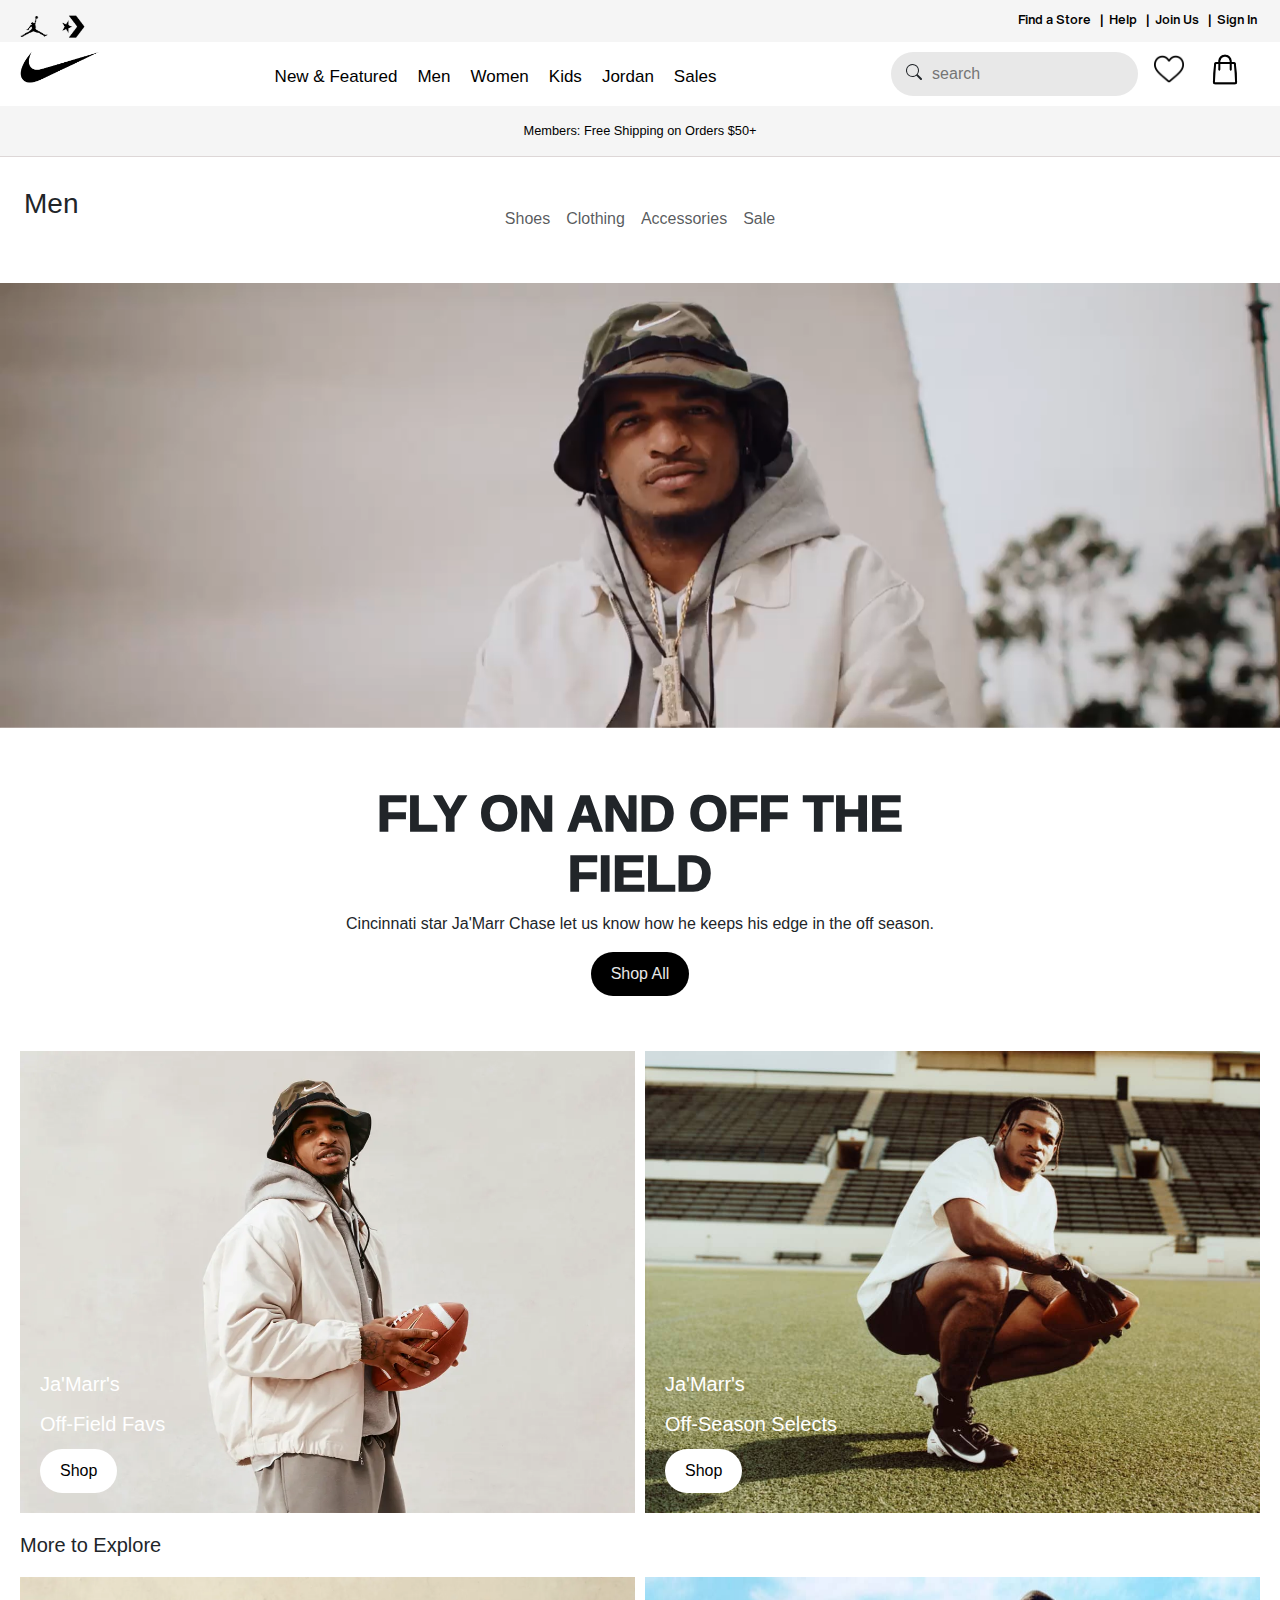
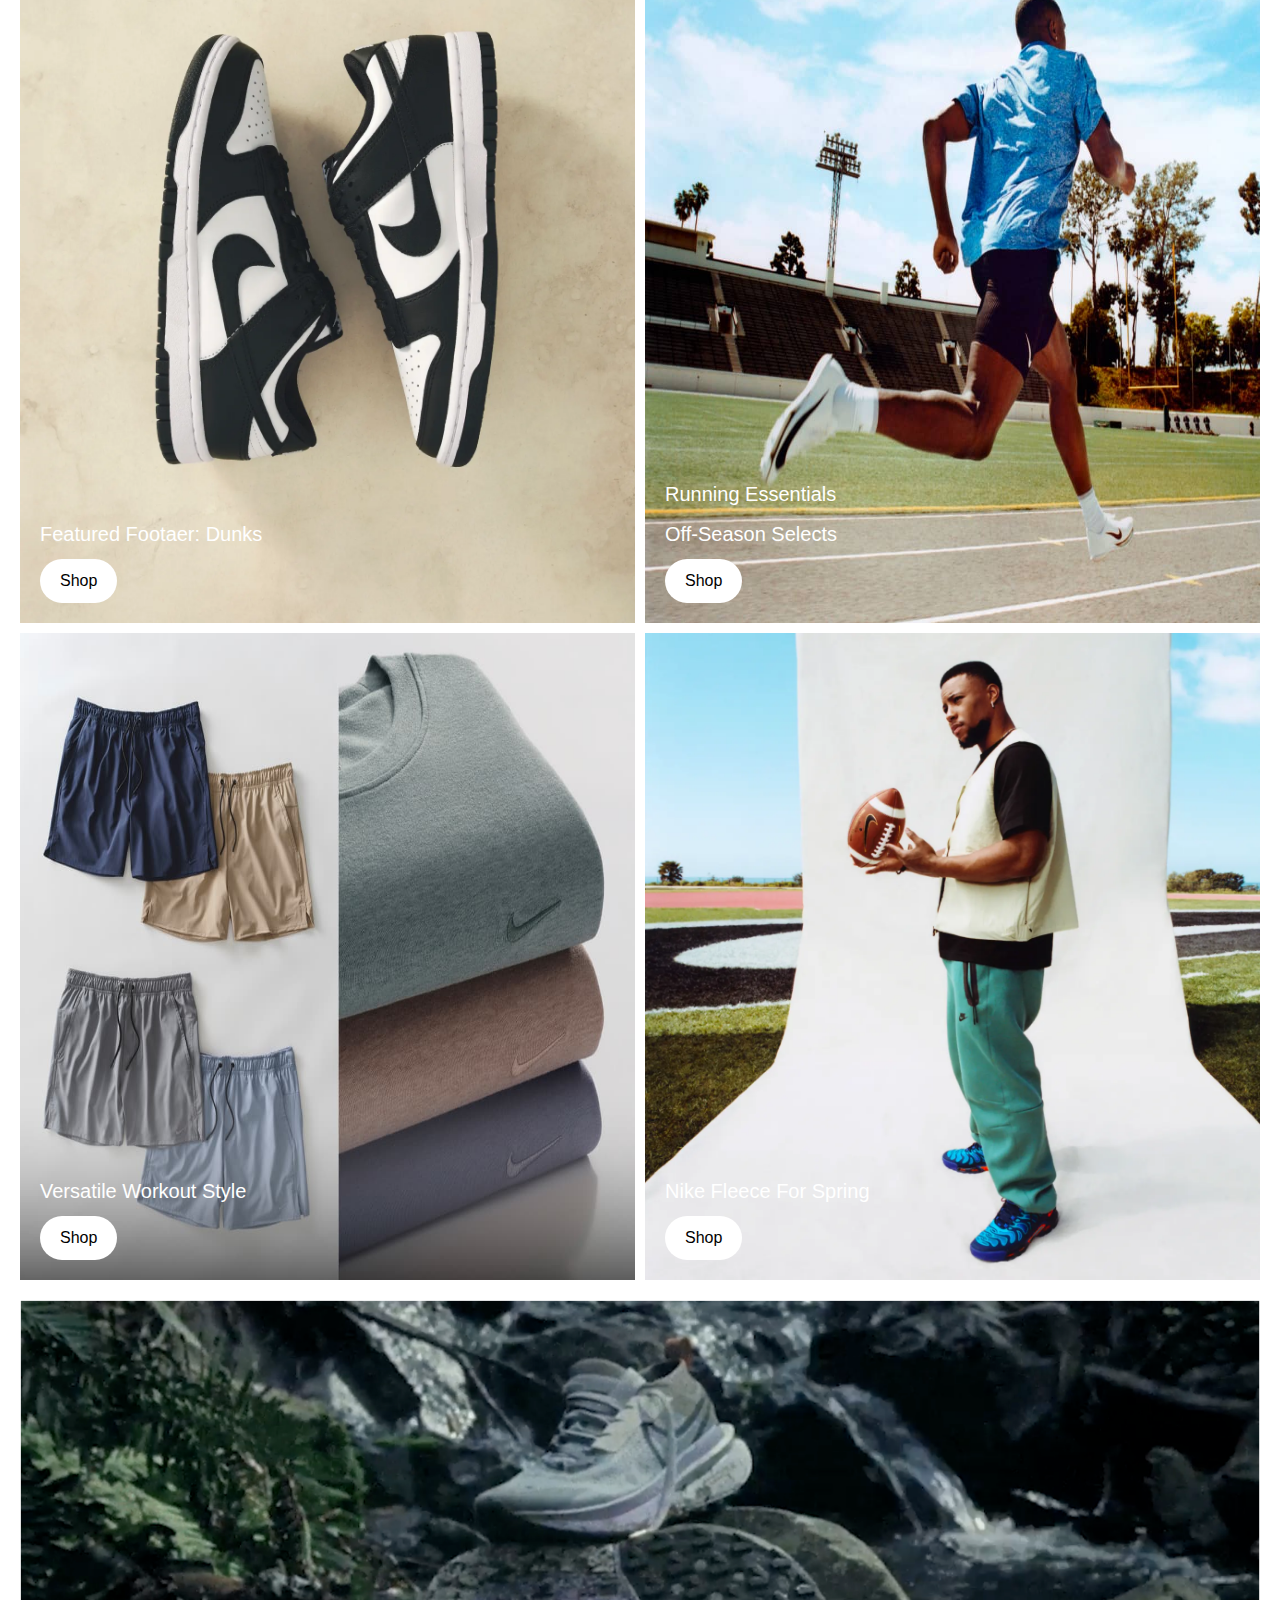
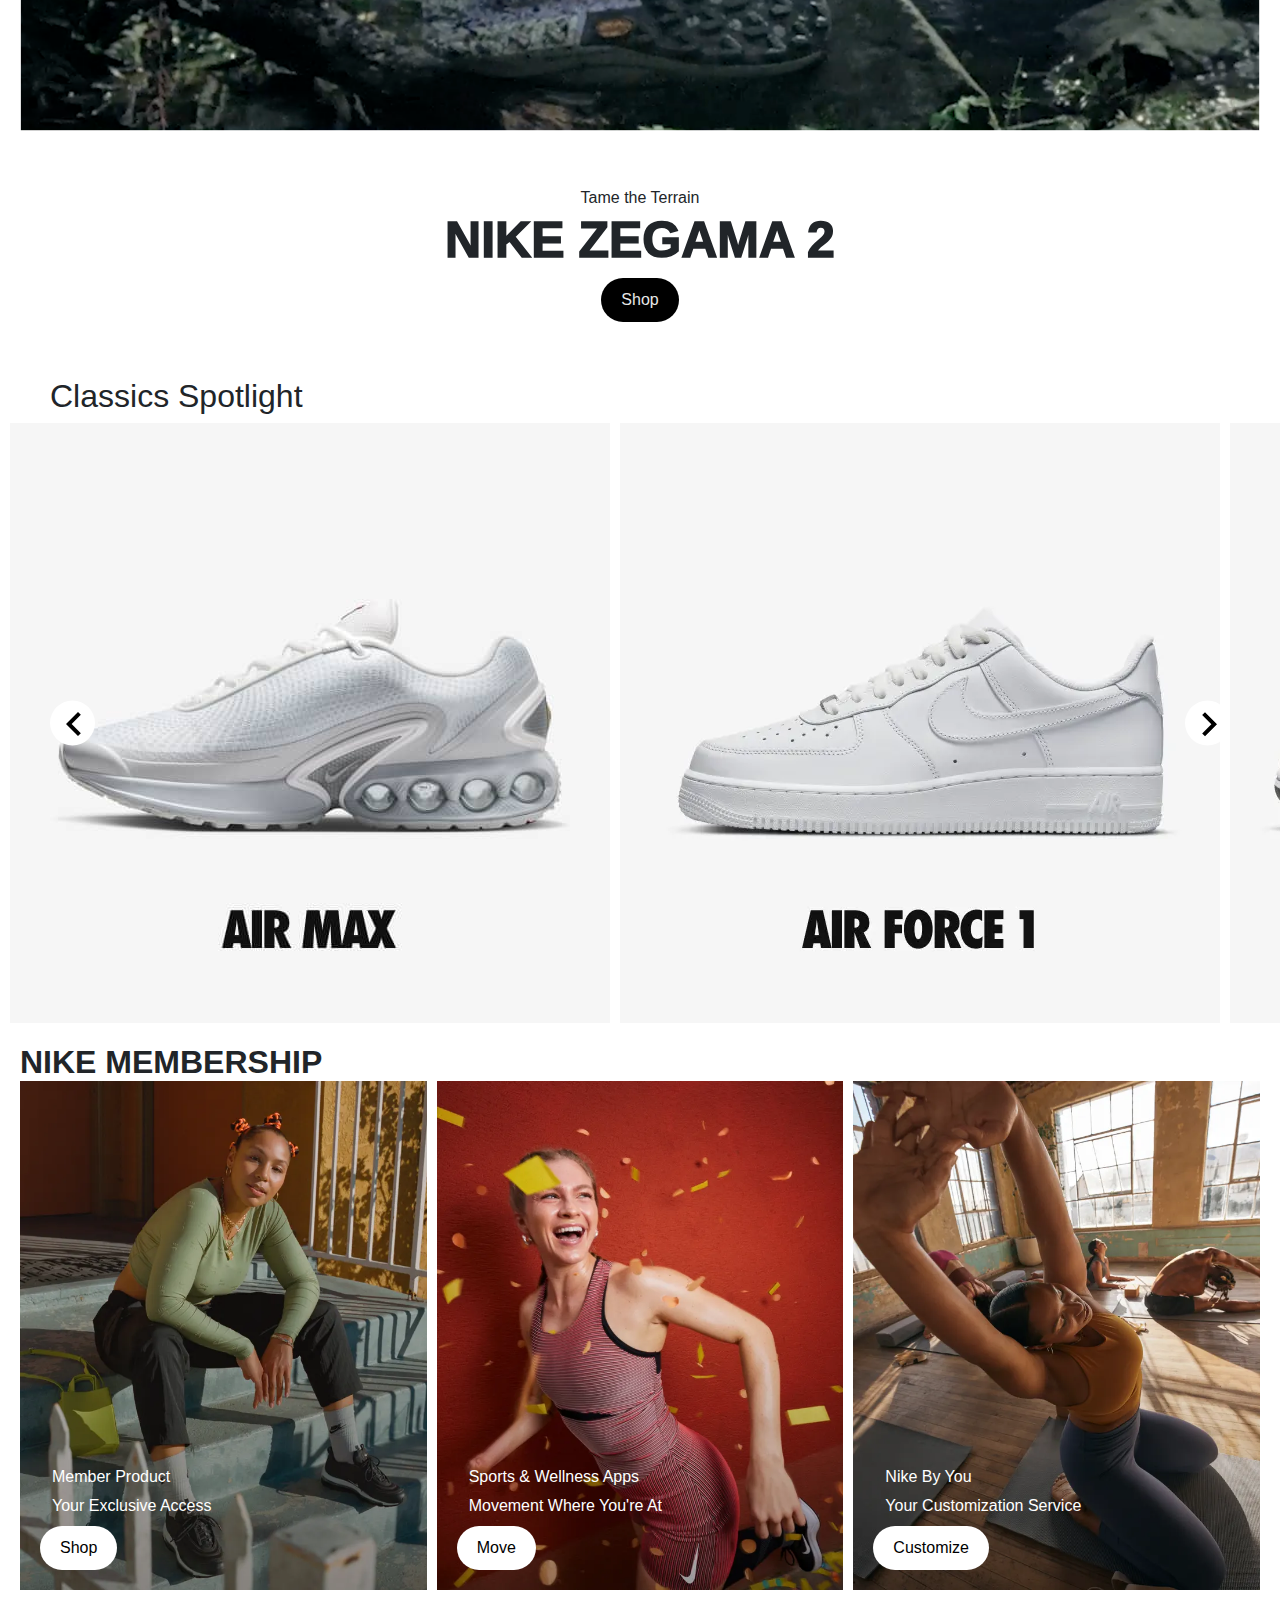
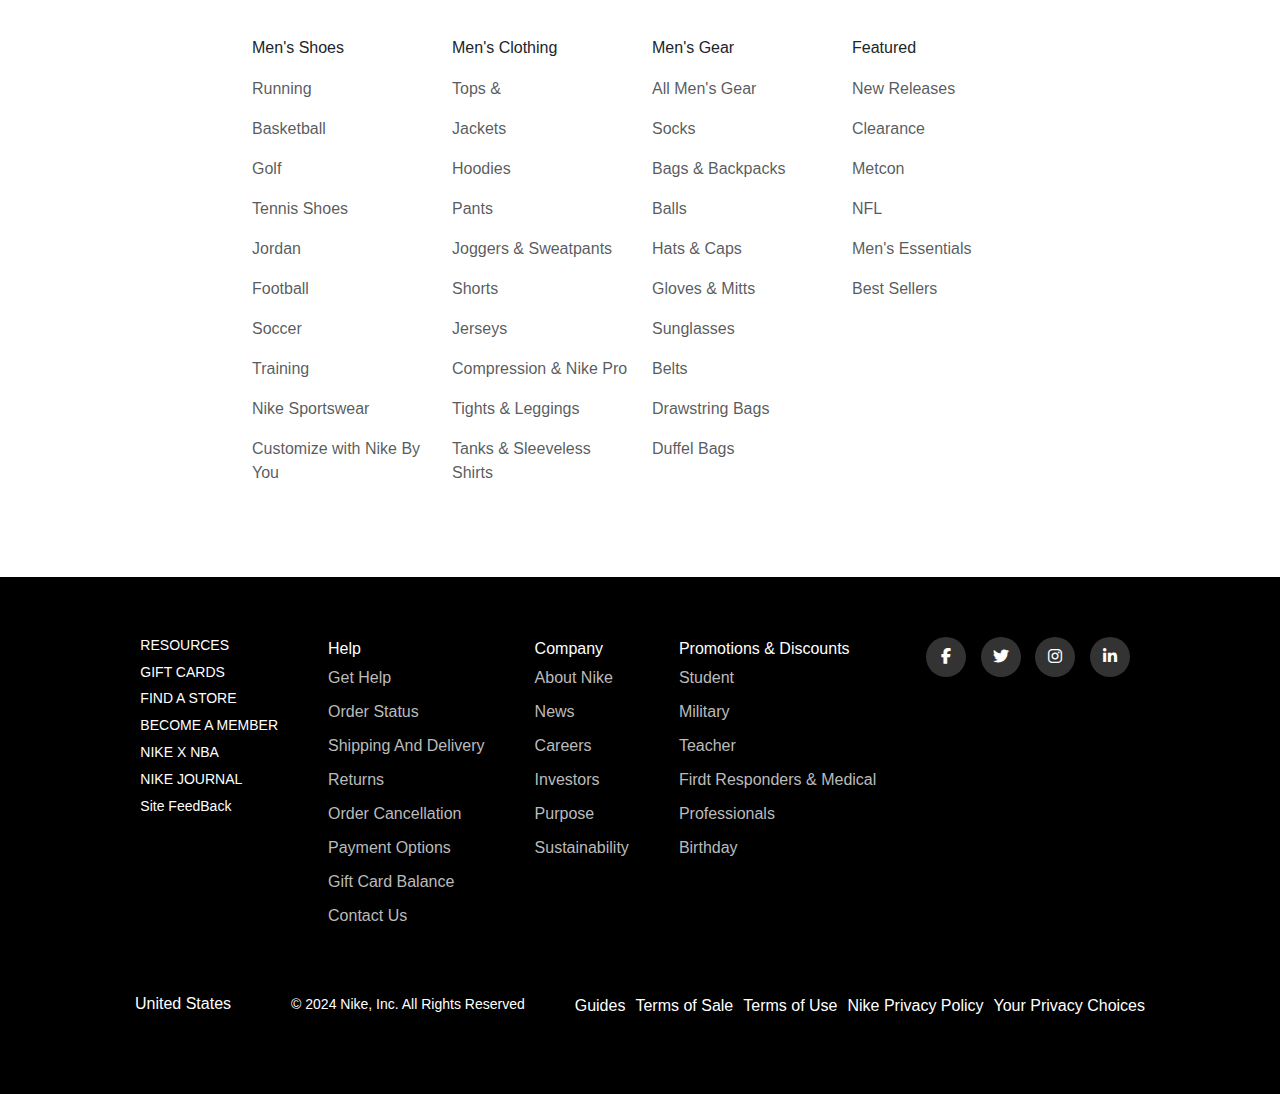
<file: men.html>
<!DOCTYPE html>
<html lang="en">
<head>
    <meta charset="UTF-8">
    <meta name="viewport" content="width=device-width, initial-scale=1.0">
    <link rel="stylesheet" href="../css/men.css">
    <script src="https://cdn.jsdelivr.net/npm/bootstrap@5.3.3/dist/js/bootstrap.bundle.min.js" integrity="sha384-YvpcrYf0tY3lHB60NNkmXc5s9fDVZLESaAA55NDzOxhy9GkcIdslK1eN7N6jIeHz" crossorigin="anonymous"></script>
    <link href="https://cdn.jsdelivr.net/npm/bootstrap@5.3.3/dist/css/bootstrap.min.css" rel="stylesheet" integrity="sha384-QWTKZyjpPEjISv5WaRU9OFeRpok6YctnYmDr5pNlyT2bRjXh0JMhjY6hW+ALEwIH" crossorigin="anonymous">
    <link rel="stylesheet" href="https://cdnjs.cloudflare.com/ajax/libs/font-awesome/6.5.2/css/all.min.css">
    <link rel="stylesheet" href="/Font/fonts.css">
    <link rel="stylesheet" href="../css/nav.css">
    <title>Nike_Men Website</title>
</head>
<body>
    <!-- /*----------  start announcement bar injection  ----------*/ -->
    <div id="announcement-bar-toper" class="announcement-bar-bg"></div>
    <!-- /*----------  end announcement bar injection  ----------*/ -->
    

    <!-- /*----------  start header injection  ----------*/ -->
          <header id="header" class="header-nav"></header>
    <!-- /*----------  end header bar injection  ----------*/ -->


    <!-- swiper and announcement bar -->
    <div class="announcement">
        <p>Members: Free Shipping on Orders $50+</a></p>
    </div>

    <!-- men nav-bar -->
    <nav class="nav-men">
        <div class="text-men">
            <h3>Men</h3>
        </div>
        <div class="nav-bar-men">
        <ul class="nav">
            <li class="nav-item"><a href="#" class="nav-link px-2 text-body-secondary">Shoes</a></li>
            <li class="nav-item"><a href="#" class="nav-link px-2 text-body-secondary">Clothing</a></li>
            <li class="nav-item"><a href="#" class="nav-link px-2 text-body-secondary">Accessories</a></li>
            <li class="nav-item"><a href="#" class="nav-link px-2 text-body-secondary">Sale</a></li>
        </ul>
        </div>
    </nav>

    <!-- Section for displaying more information about FLY ON AND OFF THE FIELD  --> 
    <section class="more-info">
        <img src="../NIKE PICTURE /men_nike.png" alt="Navigation bar image" class="navigation-image">
        <div class="more-info-wrapper">
            <h1>FLY ON AND OFF THE FIELD</h1>
            <p>Cincinnati star Ja'Marr Chase let us know how he keeps his edge in the off season.</p>
            <button>Shop All</button>
        </div>
    </section>

    <!-- 2x1 img and text -->
    <div  class="window-img2">
        <div id="twosection" class="win-grid-container">
            <!-- <div class="grid-item">
                <img src="../NIKE PICTURE /jamaur_photoshoot.jpeg" alt="Image 1">
                <div class="overlay-text">
                    <p>Ja'Marr's</p>
                    <p>Off-Field Favs</p>
                    <button>Shop</button>
                </div>
            </div>
        
            <div class="grid-item">
                <img src="../NIKE PICTURE /jamaur_photoshoot2.jpeg" alt="Image 2">
                <div class="overlay-text">
                    <p>Ja'Marr's</p>
                    <p>Off-Season Selects</p>
                    <button>Shop</button>
                </div>
            </div> -->
        </div>
    </div>

    <!-- grid img that's display 2x2 -->
    <div id="foursection" class="img-window">
        <h2>More to Explore</h2>
        <div  class="win-grid-container_four">
            <div class="grid-item_four" id="long">
                <img src="../NIKE PICTURE /dukeshoe_photoshhot.jpeg" alt="Image 1">
                <div class="overlay-text_four">
                    <p>Featured Footaer: Dunks</p>
                    <button>Shop</button>
                </div>
            </div>
        
            <div class="grid-item_four" id="short">
                <img src="../NIKE PICTURE /running_photoshoot.jpeg" alt="Image 2">
                <div class="overlay-text_four">
                    <p>Running Essentials</p> 
                    <p>Off-Season Selects</p>
                    <button>Shop</button>
                </div>
            </div>

            <div class="grid-item_four" id="short">
                <img src="../NIKE PICTURE /nikeshirt_photoshoot.jpeg" alt="Image 2">
                <div class="overlay-text_four">
                    <p>Versatile Workout Style</p>
                    <button>Shop</button>
                </div>
            </div>

            <div class="grid-item_four" id="long">
                <img src="../NIKE PICTURE /man_photoshoot.jpeg" alt="Image 2">
                <div class="overlay-text_four">
                    <p>Nike Fleece For Spring</p>
                    <button>Shop</button>
                </div>
            </div>
        </div>
    </div>

    <!-- IMG-->
    <div class="middle-part2">
        <section class="more-info2">
            <img src="../NIKE PICTURE /nikeshoe2.png" alt="Navigation bar image" class="navigation-image2">
            <div class="more-info-wrapper2">
                <p>Tame the Terrain</p>
                <h1>NIKE ZEGAMA 2</h1>
                <button>Shop</button>
            </div>
        </section>
    </div>

    <!-- Shoe-by-Classic Swiper Slider -->
    <div class="shop-by-classic">
        <h2>Classics Spotlight</h2>
    <div class="show-slider1">
        <div class="carousel-container">
        <div class="wrapper1">
            <div class="carousel1">
            <img src="../NIKE PICTURE /men-s-shoes-clothing-accessories (1).jpg" alt="img1" draggable="false">
            <img src="../NIKE PICTURE /men-s-shoes-clothing-accessories (2).jpg" alt="img2" draggable="false">
            <img src="../NIKE PICTURE /men-s-shoes-clothing-accessories (3).jpg" alt="img3" draggable="false">
            <img src="../NIKE PICTURE /men-s-shoes-clothing-accessories (4).jpg" alt="img4" draggable="false">
            <img src="../NIKE PICTURE /men-s-shoes-clothing-accessories.jpg" alt="img5" draggable="false">
            <img src="../NIKE PICTURE /nike-vomero.jpeg" alt="img6" draggable="false"> 
            </div>
        </div>
        <button class="prev-button"><?xml version="1.0" ?><svg height="48" viewBox="0 0 48 48" width="48" xmlns="http://www.w3.org/2000/svg"><path d="M30.83 32.67l-9.17-9.17 9.17-9.17-2.83-2.83-12 12 12 12z"/><path d="M0-.5h48v48h-48z" fill="none"/></svg></button>
        <button class="next-button"><?xml version="1.0" ?><svg height="48" viewBox="0 0 48 48" width="48" xmlns="http://www.w3.org/2000/svg"><path d="M17.17 32.92l9.17-9.17-9.17-9.17 2.83-2.83 12 12-12 12z"/><path d="M0-.25h48v48h-48z" fill="none"/></svg></button>
        </div>
    </div>
    </div>

     <!-- Nike Membership 3 sets card-->
    <div class="nike-membership_container">
        <div class="nike-membership">
            <h2 class="nike-mem">NIKE MEMBERSHIP</h2>
            <div class="grid-container1">

                <div class="grid-item1">
                    <img src="../NIKE PICTURE /1.jpg" alt="img1">
                    <div class="overlay-text1">
                        <h5>Member Product</h5>
                        <h5>Your Exclusive Access</h5>
                        <button>Shop</button>
                    </div>
                </div>

                <div class="grid-item1">
                    <img src="../NIKE PICTURE /2.jpg" alt="img2">
                    <div class="overlay-text1">
                        <h5>Sports & Wellness Apps</h5>
                        <h5>Movement Where You're At</h5>
                        <button>Move</button>
                    </div>
                </div>

                <div class="grid-item1">
                    <img src="../NIKE PICTURE /3.jpg" alt="img3">
                    <div class="overlay-text1">
                        <h5>Nike By You</h5>
                        <h5>Your Customization Service</h5>
                        <button>Customize</button>
                    </div>
                </div>

            </div>
        </div>
    </div>


    <!-- Dropdown Featured-Shoes-Clothing-Kids -->
    <div class="py-5 featued" > 
    <div class="row5 new-row" id="feature-home-page">
        <div class="col-6 col-md-2 mb-3">
        <h5 type="">Men's Shoes</h5>
        <ul class="nav flex-column">
            <li class="nav-item mb-2"><a href="#" class="nav-link p-0 text-body-secondary">Running</a></li>
            <li class="nav-item mb-2"><a href="#" class="nav-link p-0 text-body-secondary">Basketball</a></li>
            <li class="nav-item mb-2"><a href="#" class="nav-link p-0 text-body-secondary">Golf</a></li>
            <li class="nav-item mb-2"><a href="#" class="nav-link p-0 text-body-secondary">Tennis Shoes</a></li>
            <li class="nav-item mb-2"><a href="#" class="nav-link p-0 text-body-secondary">Jordan</a></li>
            <li class="nav-item mb-2"><a href="#" class="nav-link p-0 text-body-secondary">Football</a></li>
            <li class="nav-item mb-2"><a href="#" class="nav-link p-0 text-body-secondary">Soccer</a></li>
            <li class="nav-item mb-2"><a href="#" class="nav-link p-0 text-body-secondary">Training</a></li>
            <li class="nav-item mb-2"><a href="#" class="nav-link p-0 text-body-secondary">Nike Sportswear</a></li>
            <li class="nav-item mb-2"><a href="#" class="nav-link p-0 text-body-secondary">Customize with Nike By You</a></li>
        </ul>
        </div>

        <div class="col-6 col-md-2 mb-3">
        <h5>Men's Clothing</h5>
        <ul class="nav flex-column">
            <li class="nav-item mb-2"><a href="#" class="nav-link p-0 text-body-secondary">Tops & <T-Shirts></T-Shirts></a></li>
            <li class="nav-item mb-2"><a href="#" class="nav-link p-0 text-body-secondary">Jackets</a></li>
            <li class="nav-item mb-2"><a href="#" class="nav-link p-0 text-body-secondary">Hoodies</a></li>
            <li class="nav-item mb-2"><a href="#" class="nav-link p-0 text-body-secondary">Pants</a></li>
            <li class="nav-item mb-2"><a href="#" class="nav-link p-0 text-body-secondary">Joggers & Sweatpants</a></li>
            <li class="nav-item mb-2"><a href="#" class="nav-link p-0 text-body-secondary">Shorts</a></li>
            <li class="nav-item mb-2"><a href="#" class="nav-link p-0 text-body-secondary">Jerseys</a></li>
            <li class="nav-item mb-2"><a href="#" class="nav-link p-0 text-body-secondary">Compression & Nike Pro</a></li>
            <li class="nav-item mb-2"><a href="#" class="nav-link p-0 text-body-secondary">Tights & Leggings</a></li>
            <li class="nav-item mb-2"><a href="#" class="nav-link p-0 text-body-secondary">Tanks & Sleeveless Shirts</a></li>
        </ul>
        </div>

        <div class="col-6 col-md-2 mb-3">
        <h5>Men's Gear</h5>
        <ul class="nav flex-column">
            <li class="nav-item mb-2"><a href="#" class="nav-link p-0 text-body-secondary">All Men's Gear</a></li>
            <li class="nav-item mb-2"><a href="#" class="nav-link p-0 text-body-secondary">Socks</a></li>
            <li class="nav-item mb-2"><a href="#" class="nav-link p-0 text-body-secondary">Bags & Backpacks</a></li>
            <li class="nav-item mb-2"><a href="#" class="nav-link p-0 text-body-secondary">Balls</a></li>
            <li class="nav-item mb-2"><a href="#" class="nav-link p-0 text-body-secondary">Hats & Caps</a></li>
            <li class="nav-item mb-2"><a href="#" class="nav-link p-0 text-body-secondary">Gloves & Mitts</a></li>
            <li class="nav-item mb-2"><a href="#" class="nav-link p-0 text-body-secondary">Sunglasses</a></li>
            <li class="nav-item mb-2"><a href="#" class="nav-link p-0 text-body-secondary">Belts</a></li>
            <li class="nav-item mb-2"><a href="#" class="nav-link p-0 text-body-secondary">Drawstring Bags</a></li>
            <li class="nav-item mb-2"><a href="#" class="nav-link p-0 text-body-secondary">Duffel Bags</a></li>
        </ul>
        </div>

        <div class="col-6 col-md-2 mb-3">
            <h5>Featured</h5>
            <ul class="nav flex-column">
                <li class="nav-item mb-2"><a href="#" class="nav-link p-0 text-body-secondary">New Releases</a></li>
                <li class="nav-item mb-2"><a href="#" class="nav-link p-0 text-body-secondary">Clearance</a></li>
                <li class="nav-item mb-2"><a href="#" class="nav-link p-0 text-body-secondary">Metcon</a></li>
                <li class="nav-item mb-2"><a href="#" class="nav-link p-0 text-body-secondary">NFL</a></li>
                <li class="nav-item mb-2"><a href="#" class="nav-link p-0 text-body-secondary">Men's Essentials</a></li>
                <li class="nav-item mb-2"><a href="#" class="nav-link p-0 text-body-secondary">Best Sellers</a></li>
            </ul>
        </div>
    </div>

    </div>

        <!-- FOOTER --> 
          <!-- /*----------  start footer injection  ----------*/ -->
          <footer id="footer-bottom" class="footer"></footer>
          <!-- /*----------  end footer injection  ----------*/ -->


       <script type="module" src="./js/main.js"></script>
       <script type="module" src="./js/shoe_carousel.js"></script>
       <script src="./js/announmentbar-inject.js"></script>
       <script src="./js/header-injection.js"></script>
       <script src="./js/footer-injection.js"></script>
       <script src="./js/twosection-men.js"></script>
</body>
</html>
</file>
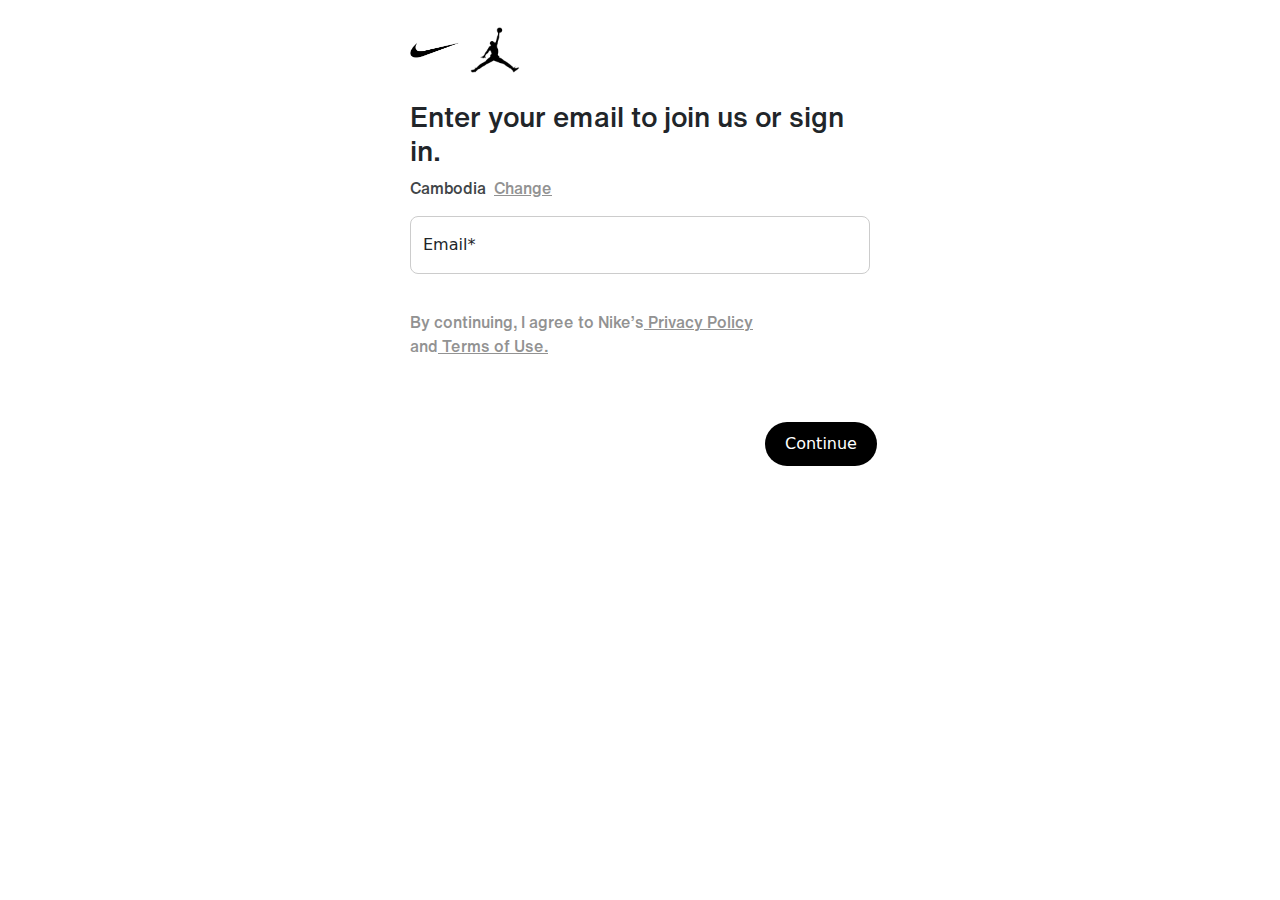
<file: signin.html>
<!DOCTYPE html>
<html lang="en">
<head>
    <meta charset="UTF-8">
    <meta name="viewport" content="width=device-width, initial-scale=1.0">
    <link href="https://cdn.jsdelivr.net/npm/bootstrap@5.3.3/dist/css/bootstrap.min.css" rel="stylesheet" integrity="sha384-QWTKZyjpPEjISv5WaRU9OFeRpok6YctnYmDr5pNlyT2bRjXh0JMhjY6hW+ALEwIH" crossorigin="anonymous">
    <script src="https://cdn.jsdelivr.net/npm/bootstrap@5.3.3/dist/js/bootstrap.bundle.min.js" integrity="sha384-YvpcrYf0tY3lHB60NNkmXc5s9fDVZLESaAA55NDzOxhy9GkcIdslK1eN7N6jIeHz" crossorigin="anonymous"></script>
    <link rel="stylesheet" href="../css/signin.css">
    <link href="/Font/fonts.css" rel="stylesheet">
    <title>Welcome to Nike!</title>
</head>
<body>
    <div class="wrapper">
        <div class="insider-wrapper">
            <div class="img-wrapper">
                <a href="#"><img src="../NIKE PICTURE /NIKE-removebg-preview.png" alt="nike logo" width="50" height="24"></a>
                <a href="#"><img src="../NIKE PICTURE /Jumpman_logo.svg.png" alt="jordan logo" width="50" height="50"></a>
            </div>
            <h1>Enter your email to join us or sign in.</h1>
            <div class="cambodia">
                <p id="text-cam1" class="cam-change">Cambodia <a id="text-cam2" href="#"> Change</a></p>
                <form class="form-floating">
                    <input type="email" class="form-control" id="floatingInput" placeholder="name@example.com">
                    <label for="floatingInput">Email*</label>
                </form>
                <div class="text-wrapper">
                    <p class="term">By continuing, I agree to Nike’s<a href="#"> Privacy Policy</a><br>
                    and<a href=""> Terms of Use.</a></p>
                </div>
                <div class="button-wrapper">
                    <button type="submit">Continue</button>
                </div>
            </div>
        </div>
    </div>
</body>
</html>
</file>
<file: css/men.css>
* {
    padding: 0;
    margin: 0;
    box-sizing: border-box;
}

body, html {
    font-size: 16px;
    min-width: 500px;
    font-family: "Helvetica Now Text Medium", sans-serif;
}

/*---------- announcement bar ----------*/
.announcement-bar-bg{
    width: 100%;
    height: 42px;
    background-color: whitesmoke;
}
.announcement-bar{
    display: flex;
    align-items: center;
    justify-content: space-between;
    font-family: "Helvetica Now Text Medium", sans-serif;
    color:black;
}


.header-left{
    display: flex;
    width: 100px;
}


header,
.announcement-bar {
    margin: 0 14.5%; 
    transition: margin 0.2s ease; 
}
@media (max-width:1980px) {
    .announcement-bar,
    header{
        margin-left: 20px;
        margin-right: 20px;
    }
}
/* hide top navbar */
@media (max-width:900px){
    .announcement-bar-bg{
        display: none;
    }
}
.announcement-bar-left-section-jodan img{
    width: 28px;
    height: 28px;
    padding-top: 5px;
}
.announcement-bar-left-section-converse img{
    width: 43px;
    height: 28px;
    padding-top: 5px;
    padding-left: 8px;
}

.information-bar{
    width: 259px;
    height: 17px;
    position: relative;
}
.announcement-bar-left-section{
    display: flex;
    align-items: center ;
}

.announcement-bar-inner-list{
    display: flex;
}

.announcement-bar-inner-list li{
    padding: 3px;
    padding-top: 10px;
    font-size: 13px;
    list-style-type: none;
}

.announcement-bar-inner-list a{
    color: black;
    text-decoration: none;

}
.announcement-bar-inner-list a:hover{
    color:grey;
}

/* ------------------------------------------------------------------------------ */

/*---------- header ----------*/
.header-nav{
    display: flex;
    justify-content: space-between;
    background-color: white;

}
.middle-nav-bar{
    display: flex;
    font-family: "Open Sans", sans-serif;
    font-size: 17px;
    font-weight: 500;
    padding-top: 20px;

}
.middle-nav-bar li{
    padding: 0 10px;
    padding-top: 2px;
    list-style-type: none;
}
.middle-nav-bar li:hover{
    text-decoration: underline;
    text-decoration-thickness: 2px;
}
.middle-nav-bar a{
    color: inherit;
    text-decoration: none;
    color: #000000;
}
.right-nav-items{
    display: flex;
    align-items: center;
    justify-content: center;
    gap:10px;
}
@media (max-width:1250px) {
    #sale{
        display: none;
    }
}
@media (max-width:1150px) {
    #jordan{
        display: none;
    }
}
@media (max-width:1050px) {
    #kid{
        display: none;
    }
}
@media (max-width:1000px) {
    #men{
        display: none;
    }
}
@media (max-width:950px) {
    #women{
        display: none;
    }
}
@media (max-width:900px) {
    #new-featured{
        display: none;
    }
    .search-nav {
        display: none;
    }
    .search-bar svg{
        display: none;
    }

    .icon-img-heart {
        display: none;
    }

    .icon-img {
        justify-content: center;
    }

    .icon-img div {
        padding: 8px;
    }

    .icon-img div img {
        width: 24px;
        height: 24px;
    }
}

.search-nav{
    margin-top: 10px;
    padding: 10px;
    border-radius: 70px;
    border: none;
    background-color: #E8E8E8;
    padding-right: 30px;
    align-items: center;
}

/* icon */
.icon-img{
    display: flex;
    width: fit-content;
    align-items: center;
    height: fit-content;
}

.icon-img div {
    margin: 0 12px 0 0;
    padding: 6px;
}

@media screen and (min-width: 900px) {
    .icon-img-search,
    .icon-img-profile,
    .icon-img-menu {
        display: none;
    }
}


.announcement {
    display: inline-block;
    text-align: center;
    width: 100%;
    background: whitesmoke;
    color: rgb(0, 0, 0);
    font-family: Arial, sans;
    vertical-align: middle;
    font-size: 0.8em;
    margin-top: 10px;
    border-bottom: 1px solid rgb(221, 215, 215);
}
.announcement p{
    padding-top: 15px;
}

.nav-men{
    display: grid;
    grid-template-columns: repeat(3, 1fr);
    margin: 0 24px;
    padding: 30px 0px 24px;
}
.nav-bar-men{
    display: flex;
    flex-wrap: wrap;
    justify-content: center;
    align-items: baseline;
}
@media screen and (min-width: 900px){
    .nav-men{
        margin: 0 24px;
        padding: 30px 0px 24px;
    }
    .nav-bar-men{
        display: flex;
        flex-wrap: wrap;
        justify-content: center;
        align-items: baseline;
    }
}

/*---------- section for displaying more information about FLY ON AND OFF THE FIELD ----------*/
.navigation-image {
    width: 100%;
    left: 0;
}

.more-info{
    display: flex;
    justify-content: center;
    align-items: center;
    flex-direction: column;
    text-align: center;
}

.more-info h1{
    text-align: center;
}

.more-info-wrapper{
    display: flex;
    flex-direction: column;
    width: 600px;
    justify-content: center;
    align-items: center;
    margin: auto;
    padding-top: 55px;
    padding-bottom: 55px;
}
.more-info-wrapper h1{
    font-size: 50px;
    font-weight: 1000;
}

.more-info-wrapper button{
    padding: 10px 20px 10px 20px;
    background-color: #000000;
    border: none;
    color: #E8E8E8;
    border-radius: 50px;
    cursor: pointer;
}
.more-info-wrapper button:hover {
    background-color: grey;
}

/* 2x1 img and text */
.window-img2{
    max-width: 1920px;
    margin: 0 auto;
}
.win-grid-container {
    display: grid;
    justify-content: center;
    gap: 10px;
    grid-template-columns: repeat(2, 1fr);    
    margin: 0 20px;
}

.grid-item {
    position: relative;
}

.grid-item img{
    display: block;
    width: 100%;
    justify-content: center;
}

.overlay-text {
    position: absolute;
    bottom: 20px;
    left: 20px;
    color: white;
}

.overlay-text p{
    font-size: 20px;
    font-weight: 200px;
    margin-bottom: 10px;
}

.overlay-text button {
    padding: 10px 20px;
    background-color: #fff;
    border: 0;
    border-radius: 50px;
    cursor: pointer;
}

.overlay-text button:hover {
    background-color: rgb(173, 172, 172);
}
@media (max-width:900px){
    .win-grid-container {
        display: block;
    }
    .grid-item img{
        margin-bottom: 10px;
    }
}

/* grid img that's display 2x2 */
.img-window{
    max-width: 1920px;
    margin: 0 auto;
}
.img-window h2{
    font-size: 20px;
    margin: 20px 20px;
}
.win-grid-container_four  {
    display: grid;
    justify-content: center;
    margin: 20px 20px;
    gap: 10px;
    grid-template-columns: repeat(2, 1fr);
    grid-template-rows: repeat(2, 1fr);

}

.grid-item_four  {
    position: relative;
}

.grid-item_four  img{
    display: block;
    width: 100%;
    height: 100%;
    justify-content: center;
}

.overlay-text_four  {
    position: absolute;
    bottom: 20px;
    left: 20px;
    color: white;
}

.overlay-text_four  p{
    font-size: 20px;
    font-weight: 200px;
    margin-bottom: 10px;
}

.overlay-text_four  button {
    padding: 10px 20px;
    background-color: #fff;
    border: 0;
    border-radius: 50px;
    cursor: pointer;
}

.overlay-text_four  button:hover {
    background-color: rgb(173, 172, 172);
}
@media (max-width:900px){
    .win-grid-container_four  {
        display: block;
    }
    .grid-item_four  img{
        margin-bottom: 10px;
    }
}

 /* IMG */
.middle-part2{
    max-width: 1920px;
    margin: 0 auto;
}

.navigation-image2 {
    width: 100%;
    left: 0;
}

.more-info2{
    display: flex;
    justify-content: center;
    align-items: center;
    flex-direction: column;
    text-align: center;
    margin: 0 20px;
}

.more-info2 h1{
    text-align: center;
}

.more-info-wrapper2{
    display: flex;
    flex-direction: column;
    width: 600px;
    justify-content: center;
    align-items: center;
    margin: auto;
    padding-top: 55px;
    padding-bottom: 55px;
}
.more-info-wrapper2 h1{
    font-size: 50px;
    font-weight: 1000;
}
.more-info-wrapper2 p{
    margin: 0;
}

.more-info-wrapper2 button{
    padding: 10px 20px 10px 20px;
    background-color: #000000;
    border: none;
    color: #E8E8E8;
    border-radius: 50px;
    cursor: pointer;
}
.more-info-wrapper2 button:hover {
    background-color: grey;
}

/* Shoe-by-Classic Swiper Slider */
.shop-by-classic{
    margin-bottom: 20px;
}
.shop-by-classic h2{
    font-weight: 400;
    margin-left: 50px;
}
.prev-button,
.next-button {
  position: absolute;
  top: 50%;
  transform: translateY(-50%);
  width: 45px;
  height: 45px;
  background-color: white;
  border: none;
  border-radius: 50%;
  cursor: pointer;
  z-index: 1;
}

.prev-button {
  left: 50px;
}

.next-button {
  right: 50px;
}

.carousel-container {
  position: relative;
  overflow: hidden;
}

.wrapper1 {
  overflow: hidden;
}

.carousel1 {
  display: flex;
}

.carousel1 img {
  cursor: pointer;
  margin-left: 10px;
}

/* Responsive styles */
@media (max-width: 900px) {
    .prev-button,
    .next-button{
        display: none;
    }
    .show-slider1 {
        overflow: auto;
    }
    .carousel1 img {
        width: 100%;
    }
}

 /* Nike Membership 3 sets card */
.nike-membership{
    max-width: 1920px;
    margin: 0 auto;
}
.nike-mem{
    font-weight: bold;
    margin-top: 30px;
    margin: 0 20px;

}

.grid-container1 {
    display: grid;
    grid-template-columns: repeat(3, 1fr);
    gap: 10px; 
    margin: 0 20px;
}

.grid-item1 {
    position: relative;
}

.grid-item1 img {
    display: block;
    width: 100%;
    cursor: pointer;
    
}

.overlay-text1 {
    position: absolute;
    bottom: 20px;
    left: 20px;
    color: white;
}

.overlay-text1 h5 {
    margin-bottom: 10px;
}

.overlay-text1 button {
    padding: 10px 20px;
    background-color: #fff;
    color: #000;
    border: 0;
    border-radius: 50px;
    cursor: pointer;
}

.overlay-text1 button:hover {
    background-color: rgb(169, 167, 167);
}

/* Responsive styles */
@media (max-width: 900px) {
    .grid-container1 {
        overflow: auto;
    }
    .nike-mem
    .grid-container1{
        margin: 20px;
    }
}

/* Dropdown Featured-Shoes-Clothing-Kids */
.py-5{
    display: flex;
    justify-content: center;
    align-items: center;
    flex-wrap: wrap;
    padding-top: 50px;
    padding-bottom: 50px;
    text-decoration: none;    
  }
.row5 {
    display: flex;
    justify-content: center;
}
.new-row {
    max-width: 1200px; 
    width: 100%;
    max-height: 500px;
    overflow: hidden;
    transition: max-height 0.5s ease;
}

/* media for featued shoes clothing and kids */
 @media (max-width:900px) {
    .row5{
        /* flex-wrap: wrap; */
        flex-direction: column;
        margin-left: 2rem;
        transition: margin 0.2s ease;
   }
    .nav li{
        display: none;
    }
}
@media (max-width:500px){
    .nav a{
        display: none;
    }
}

/* footer */
.container{
	max-width: 1170px;
	margin:auto;
}
.footer-row {
	display: flex;
	flex-wrap: wrap;
    justify-content: center;
    width: auto;
    gap: 50px;
}

.list{
	list-style: none;
    padding-left: 0;
}

.footer{
    left: 0;
    bottom: 0;
    width: 100%;
    color: white;
	background-color: rgb(0, 0, 0);
    padding: 60px 0;
    
    
}

.footer-col h4{
	font-size: 14px;
	color: #ffffff;
	text-transform: capitalize;
	margin-bottom: 10px;
}

.footer-col h4::before{
	position: absolute;
	left:0;
	bottom: -10px;
	background-color: #000000;
	height: 2px;
	box-sizing: border-box;
	width: 50px;
}
.footer-col ul li:not(:last-child){
	margin-bottom: 10px;
}
.footer-col ul li a{
	font-size: 16px;
	text-transform: capitalize;
	color: #ffffff;
	text-decoration: none;
	font-weight: 300;
	color: #bbbbbb;
	display: block;
}
.footer-col a{
    text-decoration: none;
    color: #ffffff;
}
.footer-col ul li a:hover{
	color: #ffffff;
    text-decoration: none;
}
.footer-col-1 .social-links a{
	display: inline-block;
	height: 40px;
	width: 40px;
	background-color: rgba(255,255,255,0.2);
	margin:0 10px 10px 0;
	text-align: center;
	line-height: 40px;
	border-radius: 50%;
	color: #ffffff;

}
.footer-col-1 .social-links a:hover{
	color: #24262b;
	background-color: #ffffff;
}
.bottom-text{
    display: flex;
    top: 0%;
    left: 50%;
    gap: 20px;

}
.bottom-text p{
    font-size: 14px;
    font-weight: 300;
    margin-left: 40px;

}


.bottom-text1{
    display: flex;
    top: 0%;
    left: 50%;
    gap: 10px;
}
.bottom-text1 p{
    font-weight: 300;
}

.collapsible {
    background-color: rgb(0, 0, 0);
    cursor: pointer;
    width: 100%;
    border: none;
    text-align: left;
    outline: none;
    font-size: 16px;
    font-weight: 350;
    padding: 0px;
    color: white;
    padding-bottom: 5px;
  }
/* footer */
@media (max-width:900px){
    .footer-row{
        flex-direction: column;
        margin: left;
        transition: margin 0.2 ease;
    }
    .bottom-text{
        flex-direction: column;
    }
    .bottom-text1{
        flex-direction: column;
    }
    .bottom-text p{
        margin: 0px;
    }
    .footer-col{
        border-bottom: 1px solid grey;
    }
    .list{
        padding: 0;
        max-height: 0;
        overflow: hidden;
        transition: max-height 0.2s ease-out;
        font-weight:300;
        font-family: Arial, Helvetica, sans-serif;
    }
    .collapsible{
        padding-bottom: 10px;
        color: white;
        font-size: 16px;
    }
    .collapsible:after {
        content: '\002B';
        color: white;
        font-weight: 400;
        float: right;
        transition: transform 0.4s ease;
      }
      .active:after {
        content: "\2212";
        transform: rotate(180deg);
      }
      
}
</file>
<file: Font/fonts.css>
@font-face {
    font-family: "Helvetica Now Text Medium";
    src: url(/Font/HelveticaNowTextMedium.ttf);
}

@font-face {
    font-family: "Nike Futura";
    src: url(/Font/Nike-Futura.ttf);
}
</file>
<file: css/nav.css>
body{
    font-family: "Open Sans", sans-serif;

.middle-nav-bar1{
    display: flex;
    font-size: 17px;
    font-weight: 500;
    padding-top: 20px;
    justify-content: center;
}
.middle-nav-bar1 a{
    padding: 0 10px;
    padding-top: 2px;
    list-style-type: none;
}
.middle-nav-bar1 a:hover{
    text-decoration: underline;
    text-decoration-thickness: 2px;
}
.middle-nav-bar1 a{
    color: inherit;
    text-decoration: none;
    color: #000000;
}

.top-bar{

display: flex;
}

.py-5{
    display: flex;
    justify-content: center;
    align-items: center;
    flex-wrap: wrap;
    padding-top: 50px;
    padding-bottom: 50px;
  }
.row10-new-featured,
.row10-men,
.row10-women,
.row10-kid,
.row10-jordan,
.row10-sale {
    display: flex;
    list-style: none;
    background-color: white;
    display: none;
    justify-content: center;
    position: absolute;
    margin-top: 30px;
    width: 100%;
    right: 0;
}
.row10-new-featured.active,
.row10-men.active,
.row10-women.active,
.row10-kid.active,
.row10-jordan.active,
.row10-sale.active {
    opacity: 1;
    visibility: visible;
    display: flex;
}

.new-row1 {
    width: 100%;
}
.nav{
    list-style: none;
    padding: 12px;
}
.nav li{
    padding-bottom: 8px;
}
.nav-item1 a{
    color: grey;
    text-decoration: none;
}
.line{
    padding: 16px;
}
h5{
    margin-left: 12px;
    font-size: 16px;
}

}
</file>
<file: css/signin.css>
* {
  margin: 0;
  padding: 0;
  box-sizing: border-box;
}

body, html {
  width: 100%;
  height: 100%;
  font-size: 16px;
}

/*  body */
.wrapper {
  width: 100%;
  height: 100%;
  /* display: flex;
  align-items: center;
  justify-content: center; */
}

.insider-wrapper {
  height: 100%;
  width: 28.75rem;
  margin: 0 auto;
}

/* image wrapper (wrapped logos: jordan and nike) */
.img-wrapper {
  width: 100%;
  height: 6.25rem;
  display: flex;
  /* align-items: center; */
  justify-content: flex-start;
}

.img-wrapper a:nth-of-type(1) {
  margin-right: 10px;
}

.img-wrapper a {
  margin: auto 0;
}

.insider-wrapper h1 {
  width: 100%;
  height: 4rem;
  font-family: "Helvetica Now Text Medium", sans-serif;
  margin: 0 0 calc(1rem - 4px) 0;
  font-size: calc(2rem - 4px);
  font-weight: 100;
}

.cambodia {
  width: 100%;
  height: 18.56rem;
  display: flex;
  flex-direction: column;
}

.cambodia p {
  font-family: "Helvetica Now Text Medium", sans-serif;
  opacity: 0.85;
}

#text-cam1{
  margin-bottom: 16px;
}
#text-cam2 {
  margin-left: 4px;
}

.cam-change{
  font-size: 16px;
}
.cam-change a{
  color: grey;
}


/* Email */
.form-floating {
  margin-bottom: 20px;
}

.form-floating input {
  width: 100%;
  padding: 10px;
  font-size: 16px;
  border: 1px solid #ccc;
  border-radius: 8px;
}

.text-wrapper .term {
  width: 100%;
  height: 6rem;
  margin-top: 16px;
}

.text-wrapper{
  color: grey;
  margin: 0;
}

.text-wrapper a{
  color: grey;
  margin: 0;
}



  /* Submit Button */
button[type="submit"] {
  background-color:black;
  color: #fff;
  padding: 10px 20px;
  border: none;
  border-radius: 50px;
  cursor: pointer;
  font-size: 16px;
  margin-left: 355px;
}

button[type="submit"]:hover {
  background-color:  grey;
}
</file>
